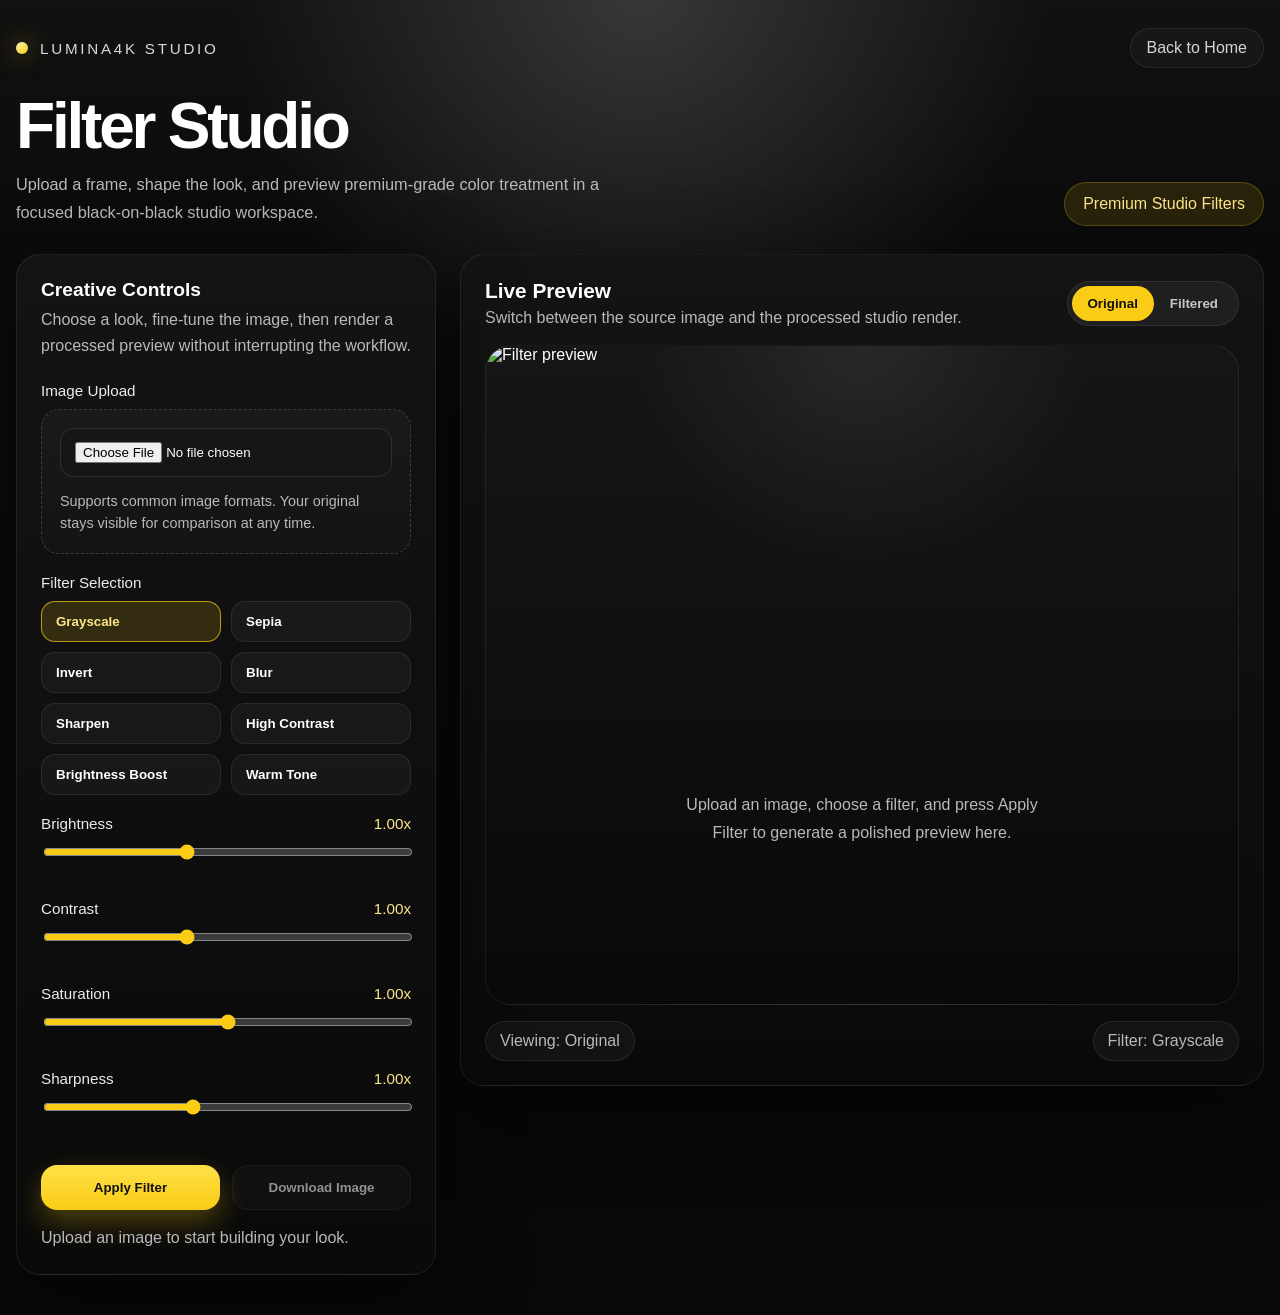
<file: templates/filters.html>
<!doctype html>
<html lang="en">
<head>
    <meta charset="utf-8">
    <meta name="viewport" content="width=device-width, initial-scale=1">
    <title>Filter Studio | Lumina4K</title>
    <style>
        :root {
            --bg: #0b0b0b;
            --panel: #111111;
            --panel-soft: #161616;
            --panel-border: rgba(255, 255, 255, 0.08);
            --text: #ffffff;
            --muted: #b9b9b9;
            --accent: #facc15;
            --success: #86efac;
            --error: #fda4af;
            --shadow: 0 28px 80px rgba(0, 0, 0, 0.5);
            --radius: 24px;
        }

        * {
            box-sizing: border-box;
        }

        body {
            margin: 0;
            min-height: 100vh;
            font-family: "Segoe UI", sans-serif;
            background:
                radial-gradient(circle at top, rgba(255, 255, 255, 0.16), rgba(255, 255, 255, 0) 28%),
                linear-gradient(180deg, #111111 0%, var(--bg) 18%, #080808 100%);
            color: var(--text);
        }

        a {
            color: inherit;
            text-decoration: none;
        }

        .page {
            width: min(1380px, calc(100% - 32px));
            margin: 0 auto;
            padding: 28px 0 40px;
        }

        .topbar {
            display: flex;
            align-items: center;
            justify-content: space-between;
            gap: 16px;
            margin-bottom: 28px;
        }

        .brand {
            display: inline-flex;
            align-items: center;
            gap: 12px;
            font-size: 0.95rem;
            letter-spacing: 0.18em;
            text-transform: uppercase;
            color: rgba(255, 255, 255, 0.84);
        }

        .brand-mark {
            width: 12px;
            height: 12px;
            border-radius: 999px;
            background: linear-gradient(135deg, #fff3b0, var(--accent));
            box-shadow: 0 0 24px rgba(250, 204, 21, 0.55);
        }

        .back-link {
            padding: 10px 16px;
            border: 1px solid var(--panel-border);
            border-radius: 999px;
            color: rgba(255, 255, 255, 0.82);
            background: rgba(255, 255, 255, 0.03);
        }

        .hero {
            display: flex;
            align-items: end;
            justify-content: space-between;
            gap: 20px;
            margin-bottom: 28px;
        }

        .hero h1 {
            margin: 0;
            font-size: clamp(2.6rem, 5vw, 5rem);
            line-height: 0.95;
            letter-spacing: -0.05em;
        }

        .hero p {
            max-width: 620px;
            margin: 14px 0 0;
            color: var(--muted);
            font-size: 1.02rem;
            line-height: 1.7;
        }

        .hero-badge {
            padding: 12px 18px;
            border-radius: 999px;
            background: rgba(250, 204, 21, 0.12);
            color: #fde68a;
            border: 1px solid rgba(250, 204, 21, 0.24);
            white-space: nowrap;
        }

        .studio-layout {
            display: grid;
            grid-template-columns: minmax(320px, 420px) minmax(0, 1fr);
            gap: 24px;
            align-items: start;
        }

        .panel {
            background: linear-gradient(180deg, rgba(20, 20, 20, 0.98), rgba(10, 10, 10, 0.96));
            border: 1px solid var(--panel-border);
            border-radius: var(--radius);
            box-shadow: var(--shadow);
        }

        .controls-panel {
            padding: 24px;
            position: sticky;
            top: 20px;
        }

        .panel-title {
            margin: 0 0 6px;
            font-size: 1.2rem;
        }

        .panel-copy {
            margin: 0 0 24px;
            color: var(--muted);
            line-height: 1.6;
        }

        .control-group {
            margin-bottom: 20px;
        }

        .control-group label,
        .slider-header {
            display: flex;
            align-items: center;
            justify-content: space-between;
            gap: 12px;
            margin-bottom: 10px;
            font-size: 0.95rem;
            color: rgba(255, 255, 255, 0.92);
        }

        .slider-value {
            color: #fde68a;
            font-variant-numeric: tabular-nums;
        }

        .upload-zone {
            display: grid;
            gap: 14px;
            padding: 18px;
            border: 1px dashed rgba(255, 255, 255, 0.16);
            border-radius: 18px;
            background: linear-gradient(180deg, rgba(255, 255, 255, 0.035), rgba(255, 255, 255, 0.015));
        }

        .upload-zone input,
        .filter-select {
            width: 100%;
            padding: 13px 14px;
            border-radius: 14px;
            border: 1px solid rgba(255, 255, 255, 0.1);
            background: var(--panel-soft);
            color: var(--text);
        }

        .filter-select {
            appearance: none;
        }

        .filter-grid {
            display: grid;
            grid-template-columns: repeat(2, minmax(0, 1fr));
            gap: 10px;
        }

        .filter-button {
            border: 1px solid rgba(255, 255, 255, 0.08);
            border-radius: 14px;
            padding: 12px 14px;
            background: rgba(255, 255, 255, 0.04);
            color: var(--text);
            font-weight: 600;
            text-align: left;
            cursor: pointer;
            transition: border-color 0.18s ease, background 0.18s ease, transform 0.18s ease;
        }

        .filter-button:hover {
            transform: translateY(-1px);
            border-color: rgba(250, 204, 21, 0.3);
        }

        .filter-button.active {
            background: rgba(250, 204, 21, 0.15);
            border-color: rgba(250, 204, 21, 0.7);
            color: #fde68a;
        }

        .upload-help {
            margin: 0;
            color: var(--muted);
            font-size: 0.9rem;
            line-height: 1.5;
        }

        .sliders {
            display: grid;
            gap: 16px;
        }

        input[type="range"] {
            width: 100%;
            accent-color: var(--accent);
        }

        .actions {
            display: grid;
            grid-template-columns: 1fr 1fr;
            gap: 12px;
            margin-top: 26px;
        }

        .button {
            border: 0;
            border-radius: 16px;
            padding: 14px 18px;
            font-weight: 700;
            cursor: pointer;
            transition: transform 0.18s ease, box-shadow 0.18s ease, opacity 0.18s ease;
        }

        .button:hover {
            transform: translateY(-1px);
        }

        .button:disabled {
            opacity: 0.55;
            cursor: wait;
            transform: none;
        }

        .button-primary {
            background: linear-gradient(180deg, #fde047, var(--accent));
            color: #111111;
            box-shadow: 0 12px 28px rgba(250, 204, 21, 0.28);
        }

        .button-secondary {
            background: rgba(255, 255, 255, 0.05);
            color: var(--text);
            border: 1px solid rgba(255, 255, 255, 0.08);
        }

        .status {
            margin-top: 16px;
            min-height: 24px;
            color: var(--muted);
            line-height: 1.5;
        }

        .status.success {
            color: var(--success);
        }

        .status.error {
            color: var(--error);
        }

        .preview-panel {
            padding: 24px;
        }

        .preview-topbar {
            display: flex;
            align-items: center;
            justify-content: space-between;
            gap: 16px;
            margin-bottom: 18px;
        }

        .preview-copy h2 {
            margin: 0 0 6px;
            font-size: 1.3rem;
        }

        .preview-copy p {
            margin: 0;
            color: var(--muted);
        }

        .toggle-group {
            display: inline-flex;
            padding: 4px;
            border-radius: 999px;
            background: rgba(255, 255, 255, 0.05);
            border: 1px solid rgba(255, 255, 255, 0.08);
        }

        .toggle-button {
            border: 0;
            border-radius: 999px;
            padding: 10px 16px;
            background: transparent;
            color: rgba(255, 255, 255, 0.75);
            cursor: pointer;
            font-weight: 700;
        }

        .toggle-button.active {
            background: var(--accent);
            color: #111111;
        }

        .preview-stage {
            position: relative;
            display: grid;
            place-items: center;
            min-height: 660px;
            border-radius: 26px;
            overflow: hidden;
            background:
                radial-gradient(circle at top, rgba(255, 255, 255, 0.08), rgba(255, 255, 255, 0) 30%),
                linear-gradient(180deg, #161616 0%, #090909 100%);
            border: 1px solid rgba(255, 255, 255, 0.07);
        }

        .preview-stage img {
            display: block;
            width: 100%;
            height: 100%;
            max-height: 70vh;
            object-fit: contain;
        }

        .preview-placeholder {
            max-width: 420px;
            padding: 24px;
            text-align: center;
            color: var(--muted);
            line-height: 1.7;
        }

        .loading-overlay {
            position: absolute;
            inset: 0;
            display: none;
            place-items: center;
            background: rgba(7, 7, 7, 0.7);
            backdrop-filter: blur(6px);
        }

        .loading-overlay.visible {
            display: grid;
        }

        .loading-card {
            display: grid;
            justify-items: center;
            gap: 10px;
            padding: 20px 24px;
            border-radius: 20px;
            background: rgba(17, 17, 17, 0.92);
            border: 1px solid rgba(255, 255, 255, 0.08);
        }

        .spinner {
            width: 44px;
            height: 44px;
            border-radius: 50%;
            border: 3px solid rgba(250, 204, 21, 0.18);
            border-top-color: var(--accent);
            animation: spin 0.85s linear infinite;
        }

        .preview-meta {
            display: flex;
            align-items: center;
            justify-content: space-between;
            gap: 16px;
            margin-top: 16px;
            color: var(--muted);
        }

        .preview-chip {
            display: inline-flex;
            align-items: center;
            gap: 8px;
            padding: 10px 14px;
            border-radius: 999px;
            background: rgba(255, 255, 255, 0.04);
            border: 1px solid rgba(255, 255, 255, 0.08);
        }

        @keyframes spin {
            to {
                transform: rotate(360deg);
            }
        }

        @media (max-width: 1100px) {
            .studio-layout {
                grid-template-columns: 1fr;
            }

            .controls-panel {
                position: static;
            }
        }

        @media (max-width: 720px) {
            .page {
                width: min(100% - 20px, 1380px);
            }

            .hero {
                flex-direction: column;
                align-items: start;
            }

            .preview-topbar,
            .preview-meta,
            .topbar {
                flex-direction: column;
                align-items: start;
            }

            .actions {
                grid-template-columns: 1fr;
            }

            .preview-stage {
                min-height: 420px;
            }

            .filter-grid {
                grid-template-columns: 1fr;
            }
        }
    </style>
</head>
<body>
    <main class="page">
        <div class="topbar">
            <a class="brand" href="/">
                <span class="brand-mark"></span>
                <span>Lumina4K Studio</span>
            </a>
            <a class="back-link" href="/">Back to Home</a>
        </div>

        <section class="hero">
            <div>
                <h1>Filter Studio</h1>
                <p>Upload a frame, shape the look, and preview premium-grade color treatment in a focused black-on-black studio workspace.</p>
            </div>
            <div class="hero-badge">Premium Studio Filters</div>
        </section>

        <section class="studio-layout">
            <aside class="panel controls-panel">
                <h2 class="panel-title">Creative Controls</h2>
                <p class="panel-copy">Choose a look, fine-tune the image, then render a processed preview without interrupting the workflow.</p>

                <div class="control-group">
                    <label for="filterImage">Image Upload</label>
                    <div class="upload-zone">
                        <input id="filterImage" type="file" accept="image/*">
                        <p class="upload-help">Supports common image formats. Your original stays visible for comparison at any time.</p>
                    </div>
                </div>

                <div class="control-group">
                    <label>Filter Selection</label>
                    <div class="filter-grid">
                        <button class="filter-button active" data-filter="grayscale" data-label="Grayscale" type="button">Grayscale</button>
                        <button class="filter-button" data-filter="sepia" data-label="Sepia" type="button">Sepia</button>
                        <button class="filter-button" data-filter="invert" data-label="Invert" type="button">Invert</button>
                        <button class="filter-button" data-filter="blur" data-label="Blur" type="button">Blur</button>
                        <button class="filter-button" data-filter="sharpen" data-label="Sharpen" type="button">Sharpen</button>
                        <button class="filter-button" data-filter="high_contrast" data-label="High Contrast" type="button">High Contrast</button>
                        <button class="filter-button" data-filter="brightness_boost" data-label="Brightness Boost" type="button">Brightness Boost</button>
                        <button class="filter-button" data-filter="warm_tone" data-label="Warm Tone" type="button">Warm Tone</button>
                    </div>
                </div>

                <div class="sliders">
                    <div class="control-group">
                        <div class="slider-header">
                            <span>Brightness</span>
                            <span id="brightnessValue" class="slider-value">1.00x</span>
                        </div>
                        <input id="brightness" type="range" min="0.5" max="1.8" step="0.05" value="1">
                    </div>

                    <div class="control-group">
                        <div class="slider-header">
                            <span>Contrast</span>
                            <span id="contrastValue" class="slider-value">1.00x</span>
                        </div>
                        <input id="contrast" type="range" min="0.5" max="1.8" step="0.05" value="1">
                    </div>

                    <div class="control-group">
                        <div class="slider-header">
                            <span>Saturation</span>
                            <span id="saturationValue" class="slider-value">1.00x</span>
                        </div>
                        <input id="saturation" type="range" min="0" max="2" step="0.05" value="1">
                    </div>

                    <div class="control-group">
                        <div class="slider-header">
                            <span>Sharpness</span>
                            <span id="sharpnessValue" class="slider-value">1.00x</span>
                        </div>
                        <input id="sharpness" type="range" min="0" max="2.5" step="0.05" value="1">
                    </div>
                </div>

                <div class="actions">
                    <button id="applyFilterBtn" class="button button-primary" type="button">Apply Filter</button>
                    <button id="downloadImageBtn" class="button button-secondary" type="button" disabled>Download Image</button>
                </div>

                <div id="filterStatus" class="status" aria-live="polite">Upload an image to start building your look.</div>
            </aside>

            <section class="panel preview-panel">
                <div class="preview-topbar">
                    <div class="preview-copy">
                        <h2>Live Preview</h2>
                        <p>Switch between the source image and the processed studio render.</p>
                    </div>

                    <div class="toggle-group" role="tablist" aria-label="Preview toggle">
                        <button id="showOriginalBtn" class="toggle-button active" type="button">Original</button>
                        <button id="showFilteredBtn" class="toggle-button" type="button">Filtered</button>
                    </div>
                </div>

                <div class="preview-stage">
                    <img id="previewImage" alt="Filter preview" hidden>
                    <div id="previewPlaceholder" class="preview-placeholder">
                        Upload an image, choose a filter, and press Apply Filter to generate a polished preview here.
                    </div>

                    <div id="loadingOverlay" class="loading-overlay" aria-hidden="true">
                        <div class="loading-card">
                            <div class="spinner"></div>
                            <strong>Processing image...</strong>
                            <span>Rendering your Filter Studio preview.</span>
                        </div>
                    </div>
                </div>

                <div class="preview-meta">
                    <div id="currentViewChip" class="preview-chip">Viewing: Original</div>
                    <div id="currentRecipeChip" class="preview-chip">Filter: Grayscale</div>
                </div>
            </section>
        </section>
    </main>

    <script>
        const fileInput = document.getElementById("filterImage");
        const filterButtons = Array.from(document.querySelectorAll(".filter-button"));
        const applyButton = document.getElementById("applyFilterBtn");
        const downloadButton = document.getElementById("downloadImageBtn");
        const status = document.getElementById("filterStatus");
        const previewImage = document.getElementById("previewImage");
        const previewPlaceholder = document.getElementById("previewPlaceholder");
        const loadingOverlay = document.getElementById("loadingOverlay");
        const showOriginalButton = document.getElementById("showOriginalBtn");
        const showFilteredButton = document.getElementById("showFilteredBtn");
        const currentViewChip = document.getElementById("currentViewChip");
        const currentRecipeChip = document.getElementById("currentRecipeChip");

        const sliders = [
            { input: document.getElementById("brightness"), value: document.getElementById("brightnessValue") },
            { input: document.getElementById("contrast"), value: document.getElementById("contrastValue") },
            { input: document.getElementById("saturation"), value: document.getElementById("saturationValue") },
            { input: document.getElementById("sharpness"), value: document.getElementById("sharpnessValue") }
        ];

        let selectedFilter = "grayscale";
        let selectedFilterLabel = "Grayscale";
        let originalImageUrl = "";
        let filteredImageUrl = "";
        let currentView = "original";

        function setStatus(message, type = "") {
            status.textContent = message;
            status.className = "status" + (type ? " " + type : "");
        }

        function revokeUrl(url) {
            if (url && url.startsWith("blob:")) {
                URL.revokeObjectURL(url);
            }
        }

        function updateSliderLabels() {
            sliders.forEach(({ input, value }) => {
                value.textContent = `${Number.parseFloat(input.value).toFixed(2)}x`;
            });
        }

        function toggleView(view) {
            currentView = view;
            showOriginalButton.classList.toggle("active", view === "original");
            showFilteredButton.classList.toggle("active", view === "filtered");
            currentViewChip.textContent = `Viewing: ${view === "original" ? "Original" : "Filtered"}`;

            const targetUrl = view === "original" ? originalImageUrl : filteredImageUrl;
            if (targetUrl) {
                previewImage.src = targetUrl;
                previewImage.hidden = false;
                previewPlaceholder.hidden = true;
            }
        }

        function resetFilteredState() {
            filteredImageUrl = "";
            downloadButton.disabled = true;
            if (currentView === "filtered") {
                toggleView("original");
            }
        }

        function loadOriginalPreview(file) {
            revokeUrl(originalImageUrl);
            originalImageUrl = URL.createObjectURL(file);
            previewImage.src = originalImageUrl;
            previewImage.hidden = false;
            previewPlaceholder.hidden = true;
            toggleView("original");
            setStatus("Image loaded. Adjust settings and apply a filter when you are ready.");
        }

        function setLoading(isLoading) {
            loadingOverlay.classList.toggle("visible", isLoading);
            loadingOverlay.setAttribute("aria-hidden", isLoading ? "false" : "true");
            applyButton.disabled = isLoading;
            applyButton.textContent = isLoading ? "Processing..." : "Apply Filter";
        }

        function buildFormData(file) {
            const formData = new FormData();
            formData.append("image", file);
            formData.append("filter", selectedFilter);
            formData.append("brightness", document.getElementById("brightness").value);
            formData.append("contrast", document.getElementById("contrast").value);
            formData.append("saturation", document.getElementById("saturation").value);
            formData.append("sharpness", document.getElementById("sharpness").value);
            return formData;
        }

        async function applyFilter() {
            const file = fileInput.files[0];

            if (!file) {
                setStatus("Please upload an image before applying a filter.", "error");
                return;
            }

            resetFilteredState();
            currentRecipeChip.textContent = `Filter: ${selectedFilterLabel}`;
            setLoading(true);
            setStatus("Processing your image...", "");

            try {
                const response = await fetch("/filter", {
                    method: "POST",
                    body: buildFormData(file)
                });

                const data = await response.json().catch(() => ({}));
                if (!response.ok || !data.success) {
                    throw new Error(data.error || "Filter processing failed.");
                }

                filteredImageUrl = data.image_url;
                downloadButton.disabled = false;
                toggleView("filtered");
                setStatus("Filtered preview ready. Toggle views or download the result.", "success");
            } catch (error) {
                setStatus(error.message || "Filter processing failed.", "error");
            } finally {
                setLoading(false);
            }
        }

        function downloadImage() {
            if (!filteredImageUrl) {
                setStatus("Apply a filter before downloading the image.", "error");
                return;
            }

            const link = document.createElement("a");
            link.href = filteredImageUrl;
            link.download = `lumina4k-filter-${selectedFilter}.png`;
            document.body.appendChild(link);
            link.click();
            link.remove();
        }

        fileInput.addEventListener("change", () => {
            const file = fileInput.files[0];
            if (!file) {
                return;
            }

            resetFilteredState();
            loadOriginalPreview(file);
        });

        filterButtons.forEach((button) => {
            button.addEventListener("click", () => {
                selectedFilter = button.dataset.filter;
                selectedFilterLabel = button.dataset.label;
                currentRecipeChip.textContent = `Filter: ${selectedFilterLabel}`;
                filterButtons.forEach((item) => item.classList.toggle("active", item === button));
            });
        });

        sliders.forEach(({ input }) => {
            input.addEventListener("input", updateSliderLabels);
        });

        showOriginalButton.addEventListener("click", () => {
            if (!originalImageUrl) {
                setStatus("Upload an image first to preview the original.", "error");
                return;
            }
            toggleView("original");
        });

        showFilteredButton.addEventListener("click", () => {
            if (!filteredImageUrl) {
                setStatus("Apply a filter first to preview the processed image.", "error");
                return;
            }
            toggleView("filtered");
        });

        applyButton.addEventListener("click", applyFilter);
        downloadButton.addEventListener("click", downloadImage);

        window.addEventListener("beforeunload", () => {
            revokeUrl(originalImageUrl);
        });

        updateSliderLabels();
    </script>
</body>
</html>
</file>
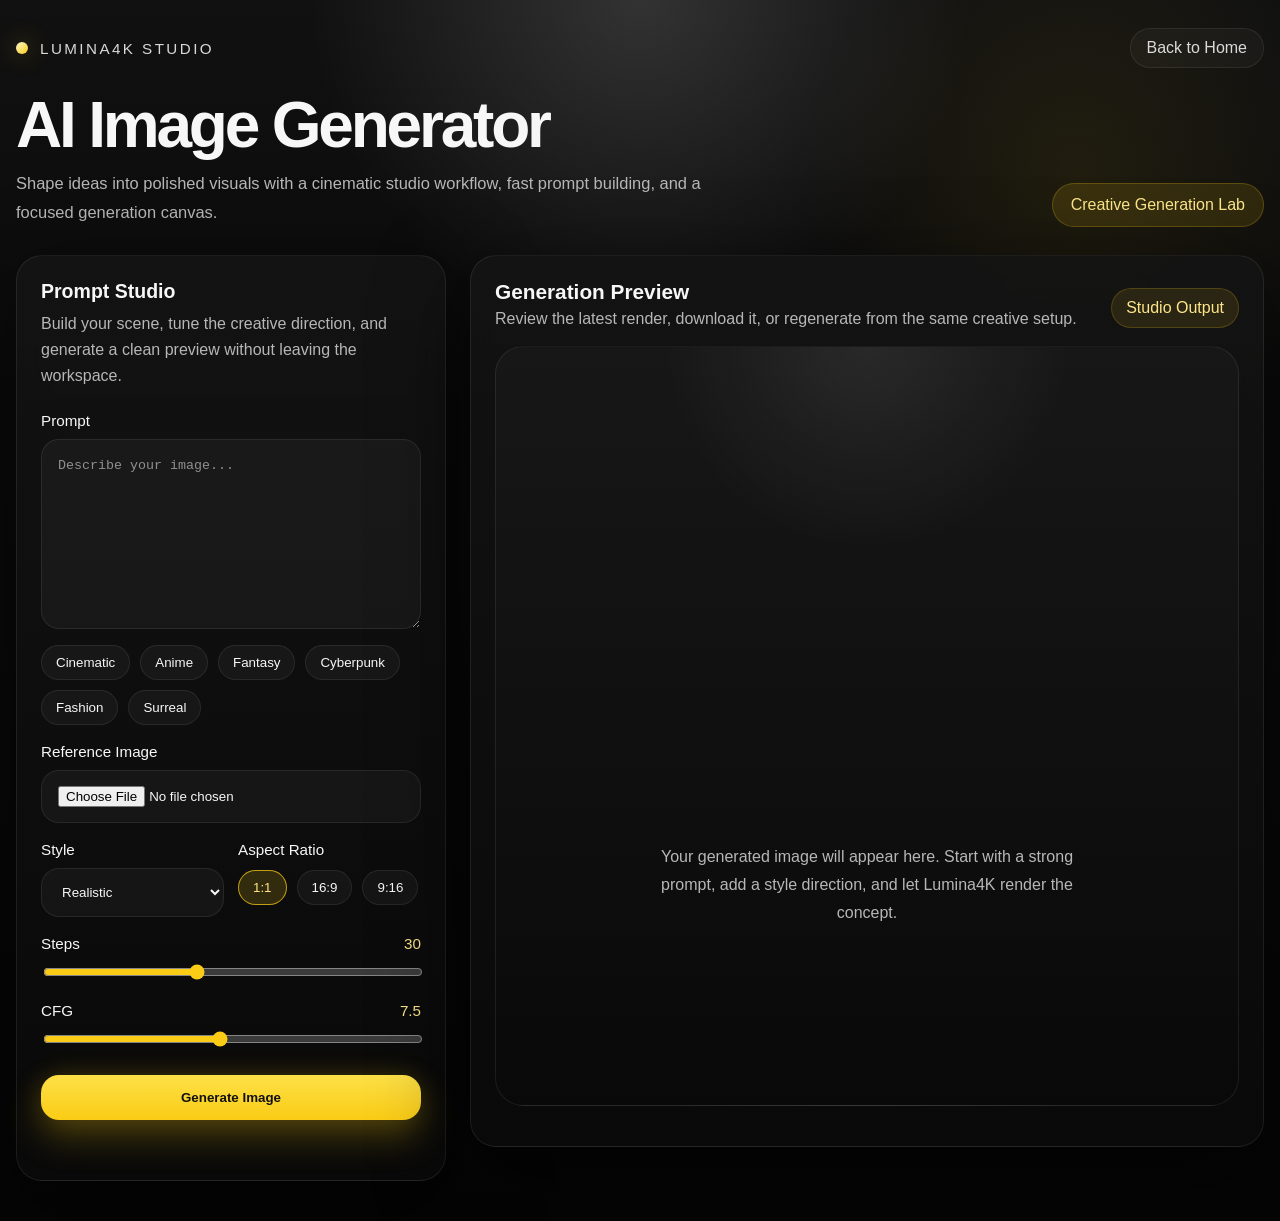
<file: templates/generate.html>
<!doctype html>
<html lang="en">
<head>
    <meta charset="utf-8">
    <meta name="viewport" content="width=device-width, initial-scale=1">
    <title>AI Image Generator | Lumina4K</title>
    <style>
        :root {
            --bg: #0a0a0a;
            --panel: rgba(18, 18, 18, 0.86);
            --panel-border: rgba(255, 255, 255, 0.08);
            --panel-soft: rgba(255, 255, 255, 0.04);
            --text: #f7f7f7;
            --muted: #b7b7b7;
            --accent: #facc15;
            --accent-deep: #eab308;
            --success: #86efac;
            --error: #fca5a5;
            --radius: 26px;
            --shadow: 0 30px 90px rgba(0, 0, 0, 0.56);
        }

        * {
            box-sizing: border-box;
        }

        body {
            margin: 0;
            min-height: 100vh;
            color: var(--text);
            font-family: "Segoe UI", sans-serif;
            background:
                radial-gradient(circle at top, rgba(255, 255, 255, 0.14), rgba(255, 255, 255, 0) 24%),
                radial-gradient(circle at 84% 14%, rgba(250, 204, 21, 0.08), rgba(250, 204, 21, 0) 18%),
                linear-gradient(180deg, #111111 0%, #0a0a0a 34%, #050505 100%);
        }

        a {
            color: inherit;
            text-decoration: none;
        }

        .page {
            width: min(1440px, calc(100% - 32px));
            margin: 0 auto;
            padding: 28px 0 40px;
        }

        .topbar {
            display: flex;
            align-items: center;
            justify-content: space-between;
            gap: 16px;
            margin-bottom: 28px;
        }

        .brand {
            display: inline-flex;
            align-items: center;
            gap: 12px;
            letter-spacing: 0.16em;
            text-transform: uppercase;
            color: rgba(255, 255, 255, 0.84);
            font-size: 0.95rem;
        }

        .brand-mark {
            width: 12px;
            height: 12px;
            border-radius: 999px;
            background: linear-gradient(135deg, #fff7cc, var(--accent));
            box-shadow: 0 0 24px rgba(250, 204, 21, 0.4);
        }

        .back-link {
            padding: 10px 16px;
            border-radius: 999px;
            border: 1px solid var(--panel-border);
            background: rgba(255, 255, 255, 0.03);
            color: rgba(255, 255, 255, 0.84);
        }

        .hero {
            display: flex;
            align-items: end;
            justify-content: space-between;
            gap: 20px;
            margin-bottom: 28px;
        }

        .hero h1 {
            margin: 0;
            font-size: clamp(2.9rem, 5vw, 5.6rem);
            line-height: 0.92;
            letter-spacing: -0.05em;
        }

        .hero p {
            max-width: 720px;
            margin: 14px 0 0;
            color: var(--muted);
            line-height: 1.75;
            font-size: 1.03rem;
        }

        .hero-badge {
            padding: 12px 18px;
            border-radius: 999px;
            border: 1px solid rgba(250, 204, 21, 0.22);
            background: rgba(250, 204, 21, 0.12);
            color: #fde68a;
            white-space: nowrap;
        }

        .generator-layout {
            display: grid;
            grid-template-columns: minmax(340px, 430px) minmax(0, 1fr);
            gap: 24px;
            align-items: start;
        }

        .panel {
            border-radius: var(--radius);
            border: 1px solid var(--panel-border);
            background: linear-gradient(180deg, rgba(20, 20, 20, 0.9), rgba(10, 10, 10, 0.92));
            box-shadow: var(--shadow);
            backdrop-filter: blur(14px);
        }

        .controls-panel {
            padding: 24px;
            position: sticky;
            top: 20px;
        }

        .panel-title {
            margin: 0 0 8px;
            font-size: 1.22rem;
        }

        .panel-copy {
            margin: 0 0 22px;
            color: var(--muted);
            line-height: 1.65;
        }

        .field {
            margin-bottom: 18px;
        }

        .field label,
        .range-header {
            display: flex;
            align-items: center;
            justify-content: space-between;
            gap: 12px;
            margin-bottom: 10px;
            font-size: 0.95rem;
        }

        .prompt-area,
        .select-input,
        .reference-input {
            width: 100%;
            border-radius: 18px;
            border: 1px solid rgba(255, 255, 255, 0.08);
            background: rgba(255, 255, 255, 0.04);
            color: var(--text);
            padding: 15px 16px;
        }

        .prompt-area {
            min-height: 190px;
            resize: vertical;
            line-height: 1.6;
        }

        .prompt-area::placeholder {
            color: #8f8f8f;
        }

        .chip-row {
            display: flex;
            flex-wrap: wrap;
            gap: 10px;
            margin-top: 12px;
        }

        .prompt-chip,
        .ratio-chip {
            border: 1px solid rgba(255, 255, 255, 0.08);
            background: rgba(255, 255, 255, 0.04);
            color: var(--text);
            border-radius: 999px;
            padding: 9px 14px;
            cursor: pointer;
            transition: transform 0.18s ease, border-color 0.18s ease, background 0.18s ease;
        }

        .prompt-chip:hover,
        .ratio-chip:hover {
            transform: translateY(-1px);
            border-color: rgba(250, 204, 21, 0.32);
        }

        .ratio-chip.active {
            background: rgba(250, 204, 21, 0.16);
            border-color: rgba(250, 204, 21, 0.72);
            color: #fde68a;
        }

        .control-grid {
            display: grid;
            grid-template-columns: 1fr 1fr;
            gap: 14px;
        }

        .value-pill {
            color: #fde68a;
            font-variant-numeric: tabular-nums;
        }

        input[type="range"] {
            width: 100%;
            accent-color: var(--accent);
        }

        .action-row {
            display: grid;
            gap: 12px;
            margin-top: 24px;
        }

        .button {
            border: 0;
            border-radius: 18px;
            padding: 15px 18px;
            font-weight: 800;
            cursor: pointer;
            transition: transform 0.18s ease, box-shadow 0.18s ease, opacity 0.18s ease;
        }

        .button:hover {
            transform: translateY(-1px);
        }

        .button:disabled {
            opacity: 0.62;
            cursor: wait;
            transform: none;
        }

        .button-primary {
            background: linear-gradient(180deg, #fde047, var(--accent));
            color: #111111;
            box-shadow: 0 16px 36px rgba(250, 204, 21, 0.25), 0 0 28px rgba(250, 204, 21, 0.14);
        }

        .status {
            min-height: 24px;
            color: var(--muted);
            line-height: 1.5;
        }

        .status.success {
            color: var(--success);
        }

        .status.error {
            color: var(--error);
        }

        .preview-panel {
            padding: 24px;
        }

        .preview-header {
            display: flex;
            align-items: end;
            justify-content: space-between;
            gap: 16px;
            margin-bottom: 18px;
        }

        .preview-header h2 {
            margin: 0 0 6px;
            font-size: 1.3rem;
        }

        .preview-header p {
            margin: 0;
            color: var(--muted);
        }

        .preview-chip {
            padding: 10px 14px;
            border-radius: 999px;
            border: 1px solid rgba(250, 204, 21, 0.18);
            background: rgba(250, 204, 21, 0.1);
            color: #fde68a;
            white-space: nowrap;
        }

        .preview-stage {
            position: relative;
            min-height: 760px;
            border-radius: 28px;
            overflow: hidden;
            border: 1px solid rgba(255, 255, 255, 0.08);
            background:
                radial-gradient(circle at top, rgba(255, 255, 255, 0.08), rgba(255, 255, 255, 0) 24%),
                linear-gradient(180deg, #171717 0%, #090909 100%);
            display: grid;
            place-items: center;
            padding: 28px;
        }

        .preview-image {
            display: block;
            width: 100%;
            height: 100%;
            object-fit: contain;
            border-radius: 20px;
            opacity: 0;
            transform: translateY(10px) scale(0.99);
            transition: opacity 0.3s ease, transform 0.3s ease;
        }

        .preview-image.visible {
            opacity: 1;
            transform: translateY(0) scale(1);
        }

        .placeholder {
            max-width: 430px;
            text-align: center;
            color: var(--muted);
            line-height: 1.75;
        }

        .loading-overlay {
            position: absolute;
            inset: 0;
            display: none;
            place-items: center;
            background: rgba(8, 8, 8, 0.68);
            backdrop-filter: blur(8px);
        }

        .loading-overlay.visible {
            display: grid;
        }

        .loading-card {
            display: grid;
            justify-items: center;
            gap: 10px;
            padding: 22px 26px;
            border-radius: 22px;
            background: rgba(18, 18, 18, 0.92);
            border: 1px solid rgba(255, 255, 255, 0.08);
        }

        .spinner {
            width: 44px;
            height: 44px;
            border-radius: 50%;
            border: 3px solid rgba(250, 204, 21, 0.18);
            border-top-color: var(--accent);
            animation: spin 0.85s linear infinite;
        }

        .preview-actions {
            display: flex;
            gap: 12px;
            margin-top: 16px;
        }

        .secondary-button {
            display: none;
            align-items: center;
            justify-content: center;
            min-width: 160px;
            border: 1px solid rgba(255, 255, 255, 0.08);
            background: rgba(255, 255, 255, 0.04);
            color: var(--text);
            text-align: center;
        }

        @keyframes spin {
            to {
                transform: rotate(360deg);
            }
        }

        @media (max-width: 1120px) {
            .generator-layout {
                grid-template-columns: 1fr;
            }

            .controls-panel {
                position: static;
            }

            .preview-stage {
                min-height: 520px;
            }
        }

        @media (max-width: 760px) {
            .page {
                width: min(100% - 20px, 1440px);
            }

            .hero,
            .preview-header,
            .topbar {
                flex-direction: column;
                align-items: start;
            }

            .control-grid {
                grid-template-columns: 1fr;
            }

            .preview-actions {
                flex-direction: column;
            }

            .secondary-button {
                width: 100%;
            }
        }
    </style>
</head>
<body>
    <main class="page">
        <div class="topbar">
            <a class="brand" href="/">
                <span class="brand-mark"></span>
                <span>Lumina4K Studio</span>
            </a>
            <a class="back-link" href="/">Back to Home</a>
        </div>

        <section class="hero">
            <div>
                <h1>AI Image Generator</h1>
                <p>Shape ideas into polished visuals with a cinematic studio workflow, fast prompt building, and a focused generation canvas.</p>
            </div>
            <div class="hero-badge">Creative Generation Lab</div>
        </section>

        <section class="generator-layout">
            <aside class="panel controls-panel">
                <h2 class="panel-title">Prompt Studio</h2>
                <p class="panel-copy">Build your scene, tune the creative direction, and generate a clean preview without leaving the workspace.</p>

                <div class="field">
                    <label for="prompt">Prompt</label>
                    <textarea id="prompt" class="prompt-area" placeholder="Describe your image..."></textarea>
                    <div class="chip-row">
                        <button class="prompt-chip" type="button" data-chip="cinematic lighting, ultra detailed">Cinematic</button>
                        <button class="prompt-chip" type="button" data-chip="anime style, expressive character art">Anime</button>
                        <button class="prompt-chip" type="button" data-chip="fantasy landscape, mystical atmosphere">Fantasy</button>
                        <button class="prompt-chip" type="button" data-chip="cyberpunk city, neon reflections">Cyberpunk</button>
                        <button class="prompt-chip" type="button" data-chip="editorial fashion photography">Fashion</button>
                        <button class="prompt-chip" type="button" data-chip="dreamlike surreal composition">Surreal</button>
                    </div>
                </div>

                <div class="field">
                    <label for="image">Reference Image</label>
                    <input id="image" class="reference-input" type="file" accept="image/*">
                </div>

                <div class="control-grid">
                    <div class="field">
                        <label for="styleSelect">Style</label>
                        <select id="styleSelect" class="select-input">
                            <option value="Realistic">Realistic</option>
                            <option value="Anime">Anime</option>
                            <option value="Artistic">Artistic</option>
                        </select>
                    </div>

                    <div class="field">
                        <label>Aspect Ratio</label>
                        <div class="chip-row">
                            <button class="ratio-chip active" type="button" data-ratio="1:1">1:1</button>
                            <button class="ratio-chip" type="button" data-ratio="16:9">16:9</button>
                            <button class="ratio-chip" type="button" data-ratio="9:16">9:16</button>
                        </div>
                    </div>
                </div>

                <div class="field">
                    <div class="range-header">
                        <span>Steps</span>
                        <span id="stepsValue" class="value-pill">30</span>
                    </div>
                    <input id="stepsRange" type="range" min="10" max="60" step="1" value="30">
                </div>

                <div class="field">
                    <div class="range-header">
                        <span>CFG</span>
                        <span id="cfgValue" class="value-pill">7.5</span>
                    </div>
                    <input id="cfgRange" type="range" min="1" max="15" step="0.5" value="7.5">
                </div>

                <div class="action-row">
                    <button id="generateBtn" class="button button-primary" type="button">Generate Image</button>
                    <div id="generateStatus" class="status" aria-live="polite"></div>
                </div>
            </aside>

            <section class="panel preview-panel">
                <div class="preview-header">
                    <div>
                        <h2>Generation Preview</h2>
                        <p>Review the latest render, download it, or regenerate from the same creative setup.</p>
                    </div>
                    <div class="preview-chip">Studio Output</div>
                </div>

                <div class="preview-stage">
                    <img id="output" alt="Generated output" class="preview-image" hidden>
                    <div id="previewPlaceholder" class="placeholder">
                        Your generated image will appear here. Start with a strong prompt, add a style direction, and let Lumina4K render the concept.
                    </div>

                    <div id="loadingOverlay" class="loading-overlay" aria-hidden="true">
                        <div class="loading-card">
                            <div class="spinner"></div>
                            <strong>Generating image...</strong>
                            <span>Crafting your concept in the studio.</span>
                        </div>
                    </div>
                </div>

                <div class="preview-actions">
                    <a id="downloadBtn" class="button secondary-button" href="#" download="generated-image.png">Download Image</a>
                    <button id="regenerateBtn" class="button secondary-button" type="button">Regenerate</button>
                </div>
            </section>
        </section>
    </main>

    <script>
        const promptInput = document.getElementById("prompt");
        const imageInput = document.getElementById("image");
        const styleSelect = document.getElementById("styleSelect");
        const stepsRange = document.getElementById("stepsRange");
        const cfgRange = document.getElementById("cfgRange");
        const stepsValue = document.getElementById("stepsValue");
        const cfgValue = document.getElementById("cfgValue");
        const generateBtn = document.getElementById("generateBtn");
        const regenerateBtn = document.getElementById("regenerateBtn");
        const downloadBtn = document.getElementById("downloadBtn");
        const output = document.getElementById("output");
        const previewPlaceholder = document.getElementById("previewPlaceholder");
        const status = document.getElementById("generateStatus");
        const loadingOverlay = document.getElementById("loadingOverlay");
        const promptChips = Array.from(document.querySelectorAll(".prompt-chip"));
        const ratioChips = Array.from(document.querySelectorAll(".ratio-chip"));

        let generatedUrl = null;
        let selectedRatio = "1:1";

        function setStatus(message, type = "") {
            status.textContent = message;
            status.className = "status" + (type ? " " + type : "");
        }

        function updateRangeLabels() {
            stepsValue.textContent = stepsRange.value;
            cfgValue.textContent = Number.parseFloat(cfgRange.value).toFixed(1);
        }

        function setLoading(isLoading) {
            loadingOverlay.classList.toggle("visible", isLoading);
            loadingOverlay.setAttribute("aria-hidden", isLoading ? "false" : "true");
            generateBtn.disabled = isLoading;
            regenerateBtn.disabled = isLoading;
            generateBtn.textContent = isLoading ? "Generating..." : "Generate Image";
        }

        function appendPromptChip(text) {
            const currentPrompt = promptInput.value.trim();
            promptInput.value = currentPrompt ? `${currentPrompt}, ${text}` : text;
            promptInput.focus();
        }

        function buildStyledPrompt() {
            const basePrompt = promptInput.value.trim();
            const style = styleSelect.value;
            const steps = stepsRange.value;
            const cfg = Number.parseFloat(cfgRange.value).toFixed(1);

            return `${basePrompt}. Style: ${style}. Aspect ratio: ${selectedRatio}. Steps: ${steps}. CFG: ${cfg}.`;
        }

        async function generateImage() {
            const prompt = promptInput.value.trim();

            if (!prompt) {
                setStatus("Please enter a prompt before generating.", "error");
                return;
            }

            const formData = new FormData();
            formData.append("prompt", buildStyledPrompt());

            const file = imageInput.files[0];
            if (file) {
                formData.append("image", file);
            }

            setLoading(true);
            setStatus("Generating image...", "");

            try {
                const response = await fetch("/generate-image", {
                    method: "POST",
                    body: formData
                });

                if (!response.ok) {
                    const errorData = await response.json().catch(() => ({}));
                    throw new Error(errorData.error || "Image generation failed.");
                }

                const blob = await response.blob();
                if (generatedUrl) {
                    URL.revokeObjectURL(generatedUrl);
                }

                generatedUrl = URL.createObjectURL(blob);
                output.classList.remove("visible");
                output.hidden = false;
                output.src = generatedUrl;
                previewPlaceholder.hidden = true;
                downloadBtn.style.display = "inline-flex";
                regenerateBtn.style.display = "inline-flex";
                downloadBtn.href = generatedUrl;

                requestAnimationFrame(() => {
                    output.classList.add("visible");
                });

                setStatus("Image ready. Download it or regenerate a new variation.", "success");
            } catch (error) {
                setStatus(error.message || "Image generation failed.", "error");
            } finally {
                setLoading(false);
            }
        }

        promptChips.forEach((chip) => {
            chip.addEventListener("click", () => {
                appendPromptChip(chip.dataset.chip);
            });
        });

        ratioChips.forEach((chip) => {
            chip.addEventListener("click", () => {
                selectedRatio = chip.dataset.ratio;
                ratioChips.forEach((item) => item.classList.toggle("active", item === chip));
            });
        });

        stepsRange.addEventListener("input", updateRangeLabels);
        cfgRange.addEventListener("input", updateRangeLabels);
        generateBtn.addEventListener("click", generateImage);
        regenerateBtn.addEventListener("click", generateImage);

        window.addEventListener("beforeunload", () => {
            if (generatedUrl) {
                URL.revokeObjectURL(generatedUrl);
            }
        });

        updateRangeLabels();
    </script>
</body>
</html>
</file>
